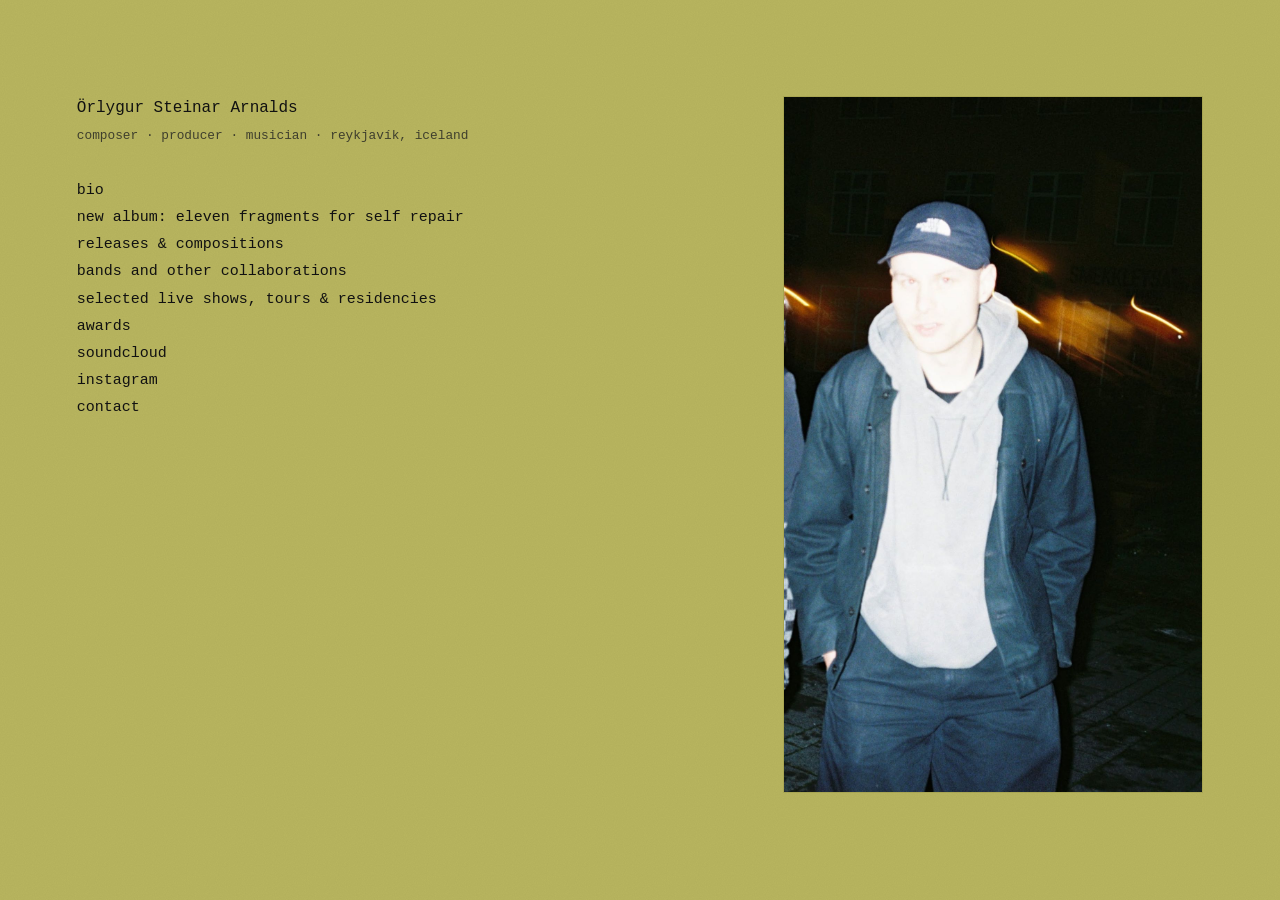
<file: index.html>
<!DOCTYPE html>
<html lang="en">
<head>
<meta charset="UTF-8">
<meta name="viewport" content="width=device-width, initial-scale=1.0">
<title>Örlygur Steinar Arnalds</title>
<meta name="description" content="Örlygur Steinar Arnalds — composer, producer, musician. Reykjavík, Iceland.">
<meta property="og:type" content="website">
<meta property="og:title" content="Örlygur Steinar Arnalds">
<meta property="og:description" content="Composer, producer, musician. Reykjavík, Iceland.">
<meta property="og:image" content="https://orlygur-arnalds.github.io/photo.jpg">
<meta property="og:url" content="https://orlygur-arnalds.github.io/">
<meta name="twitter:card" content="summary_large_image">
<meta name="twitter:title" content="Örlygur Steinar Arnalds">
<meta name="twitter:description" content="Composer, producer, musician. Reykjavík, Iceland.">
<meta name="twitter:image" content="https://orlygur-arnalds.github.io/photo.jpg">
<link rel="icon" href="data:image/svg+xml,<svg xmlns=%22http://www.w3.org/2000/svg%22 viewBox=%220 0 100 100%22><rect width=%22100%22 height=%22100%22 fill=%22%23b9b65f%22/><text x=%2250%22 y=%2268%22 font-size=%2260%22 text-anchor=%22middle%22 fill=%22%232f5d34%22>Ö</text></svg>">
<link rel="stylesheet" href="style.css">
<script type="application/ld+json">
{
  "@context": "https://schema.org",
  "@type": "Person",
  "name": "Örlygur Steinar Arnalds",
  "jobTitle": ["Composer", "Producer", "Musician"],
  "address": {
    "@type": "PostalAddress",
    "addressLocality": "Reykjavík",
    "addressCountry": "IS"
  },
  "url": "https://orlygur-arnalds.github.io/",
  "sameAs": [
    "https://soundcloud.com/rlygur-steinar-arnalds",
    "https://www.instagram.com/olli_steini/"
  ]
}
</script>
</head>
<body class="home">
<a class="skip-link" href="#main">Skip to content</a>
<div class="hero" id="main">

  <div class="hero__text">
    <p class="name">Örlygur Steinar Arnalds</p>
    <p class="hero__subtitle">composer &middot; producer &middot; musician &middot; reykjavík, iceland</p>

    <nav class="links">
      <a href="bio.html">bio</a>
      <a href="https://selfrepair.bandcamp.com/album/eleven-fragments-for-self-repair" target="_blank" rel="noopener">new album: eleven fragments for self repair</a>
      <a href="releases.html">releases &amp; compositions</a>
      <a href="collabs.html">bands and other collaborations</a>
      <a href="live.html">selected live shows, tours &amp; residencies</a>
      <a href="awards.html">awards</a>
      <a href="https://soundcloud.com/rlygur-steinar-arnalds" target="_blank" rel="noopener">soundcloud</a>
      <a href="https://www.instagram.com/olli_steini/" target="_blank" rel="noopener">instagram</a>
      <a href="contact.html">contact</a>
    </nav>
  </div>

  <img class="hero__photo" src="photo.jpg" alt="Örlygur Steinar Arnalds">

</div>

</body>
</html>
</file>
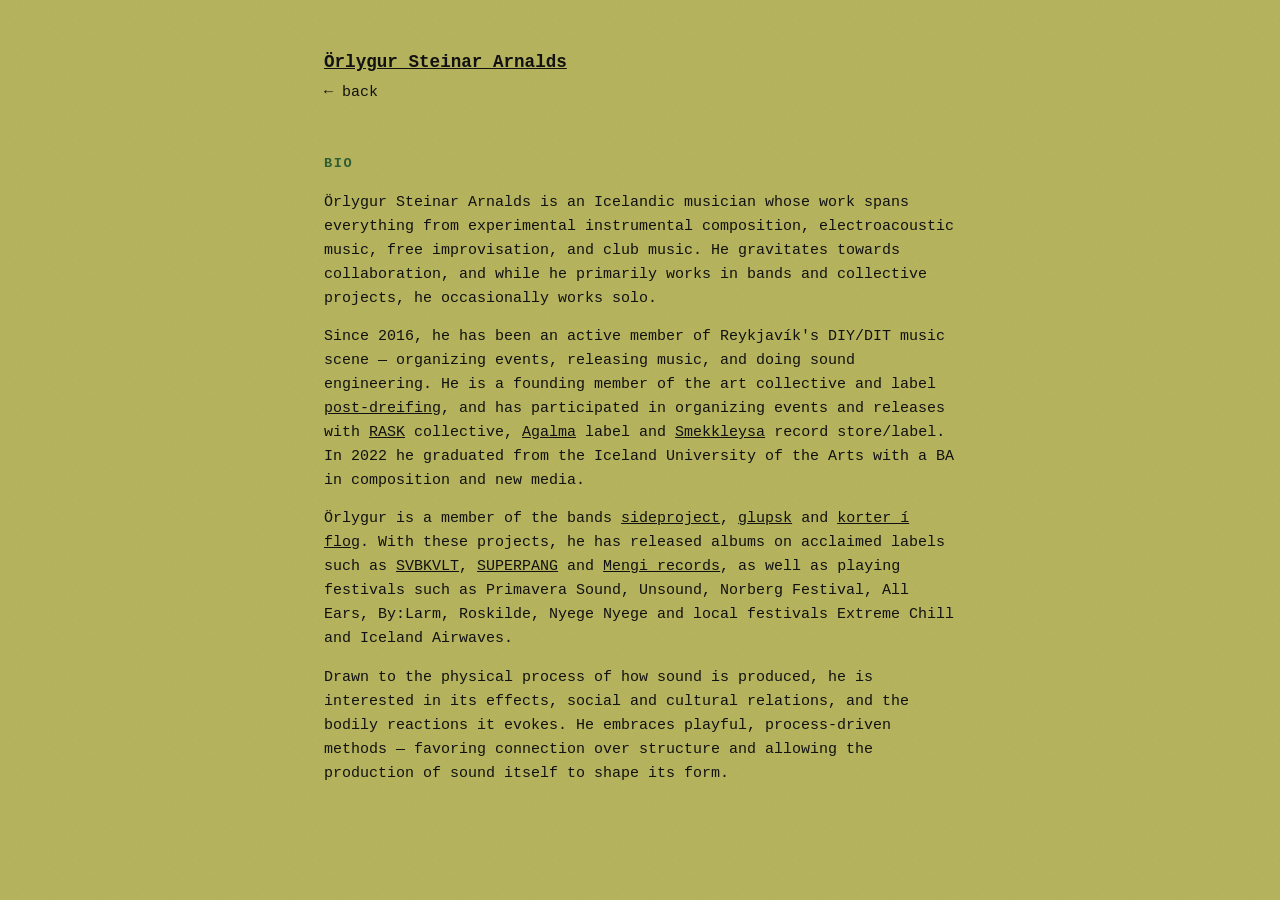
<file: bio.html>
<!DOCTYPE html>
<html lang="en">
<head>
<meta charset="UTF-8">
<meta name="viewport" content="width=device-width, initial-scale=1.0">
<meta name="description" content="Bio of Örlygur Steinar Arnalds — Icelandic composer, producer and musician based in Reykjavík.">
<title>Bio — Örlygur Steinar Arnalds</title>
<link rel="icon" href="data:image/svg+xml,<svg xmlns=%22http://www.w3.org/2000/svg%22 viewBox=%220 0 100 100%22><rect width=%22100%22 height=%22100%22 fill=%22%23b9b65f%22/><text x=%2250%22 y=%2268%22 font-size=%2260%22 text-anchor=%22middle%22 fill=%22%232f5d34%22>Ö</text></svg>">
<link rel="stylesheet" href="style.css">
</head>
<body>
<a class="skip-link" href="#main">Skip to content</a>
<div class="wrap" id="main">

  <header>
    <p class="name"><a href="index.html">Örlygur Steinar Arnalds</a></p>
    <nav class="back">
      <a href="index.html">&larr; back</a>
    </nav>
  </header>

  <section>
    <h2>Bio</h2>
    <p>Örlygur Steinar Arnalds is an Icelandic musician whose work spans everything from experimental instrumental composition, electroacoustic music, free improvisation, and club music. He gravitates towards collaboration, and while he primarily works in bands and collective projects, he occasionally works solo.</p>
    <p>Since 2016, he has been an active member of Reykjavík's DIY/DIT music scene — organizing events, releasing music, and doing sound engineering. He is a founding member of the art collective and label <a href="https://post-dreifing.bandcamp.com/" target="_blank" rel="noopener">post-dreifing</a>, and has participated in organizing events and releases with <a href="https://raskcollective.com/" target="_blank" rel="noopener">RASK</a> collective, <a href="https://agalma.bandcamp.com/" target="_blank" rel="noopener">Agalma</a> label and <a href="https://smekkleysa.net/" target="_blank" rel="noopener">Smekkleysa</a> record store/label. In 2022 he graduated from the Iceland University of the Arts with a BA in composition and new media.</p>
    <p>Örlygur is a member of the bands <a href="https://peephole.is/" target="_blank" rel="noopener">sideproject</a>, <a href="https://glupsk.bandcamp.com/" target="_blank" rel="noopener">glupsk</a> and <a href="https://korteriflog.bandcamp.com/" target="_blank" rel="noopener">korter í flog</a>. With these projects, he has released albums on acclaimed labels such as <a href="https://svbkvlt.bandcamp.com/album/sourcepond" target="_blank" rel="noopener">SVBKVLT</a>, <a href="https://glupsk.bandcamp.com/album/beyond-happy" target="_blank" rel="noopener">SUPERPANG</a> and <a href="https://mengi.bandcamp.com/album/mosi-milli-t-nna" target="_blank" rel="noopener">Mengi records</a>, as well as playing festivals such as Primavera Sound, Unsound, Norberg Festival, All Ears, By:Larm, Roskilde, Nyege Nyege and local festivals Extreme Chill and Iceland Airwaves.</p>
    <p>Drawn to the physical process of how sound is produced, he is interested in its effects, social and cultural relations, and the bodily reactions it evokes. He embraces playful, process-driven methods — favoring connection over structure and allowing the production of sound itself to shape its form.</p>
  </section>

</div>
</body>
</html>
</file>
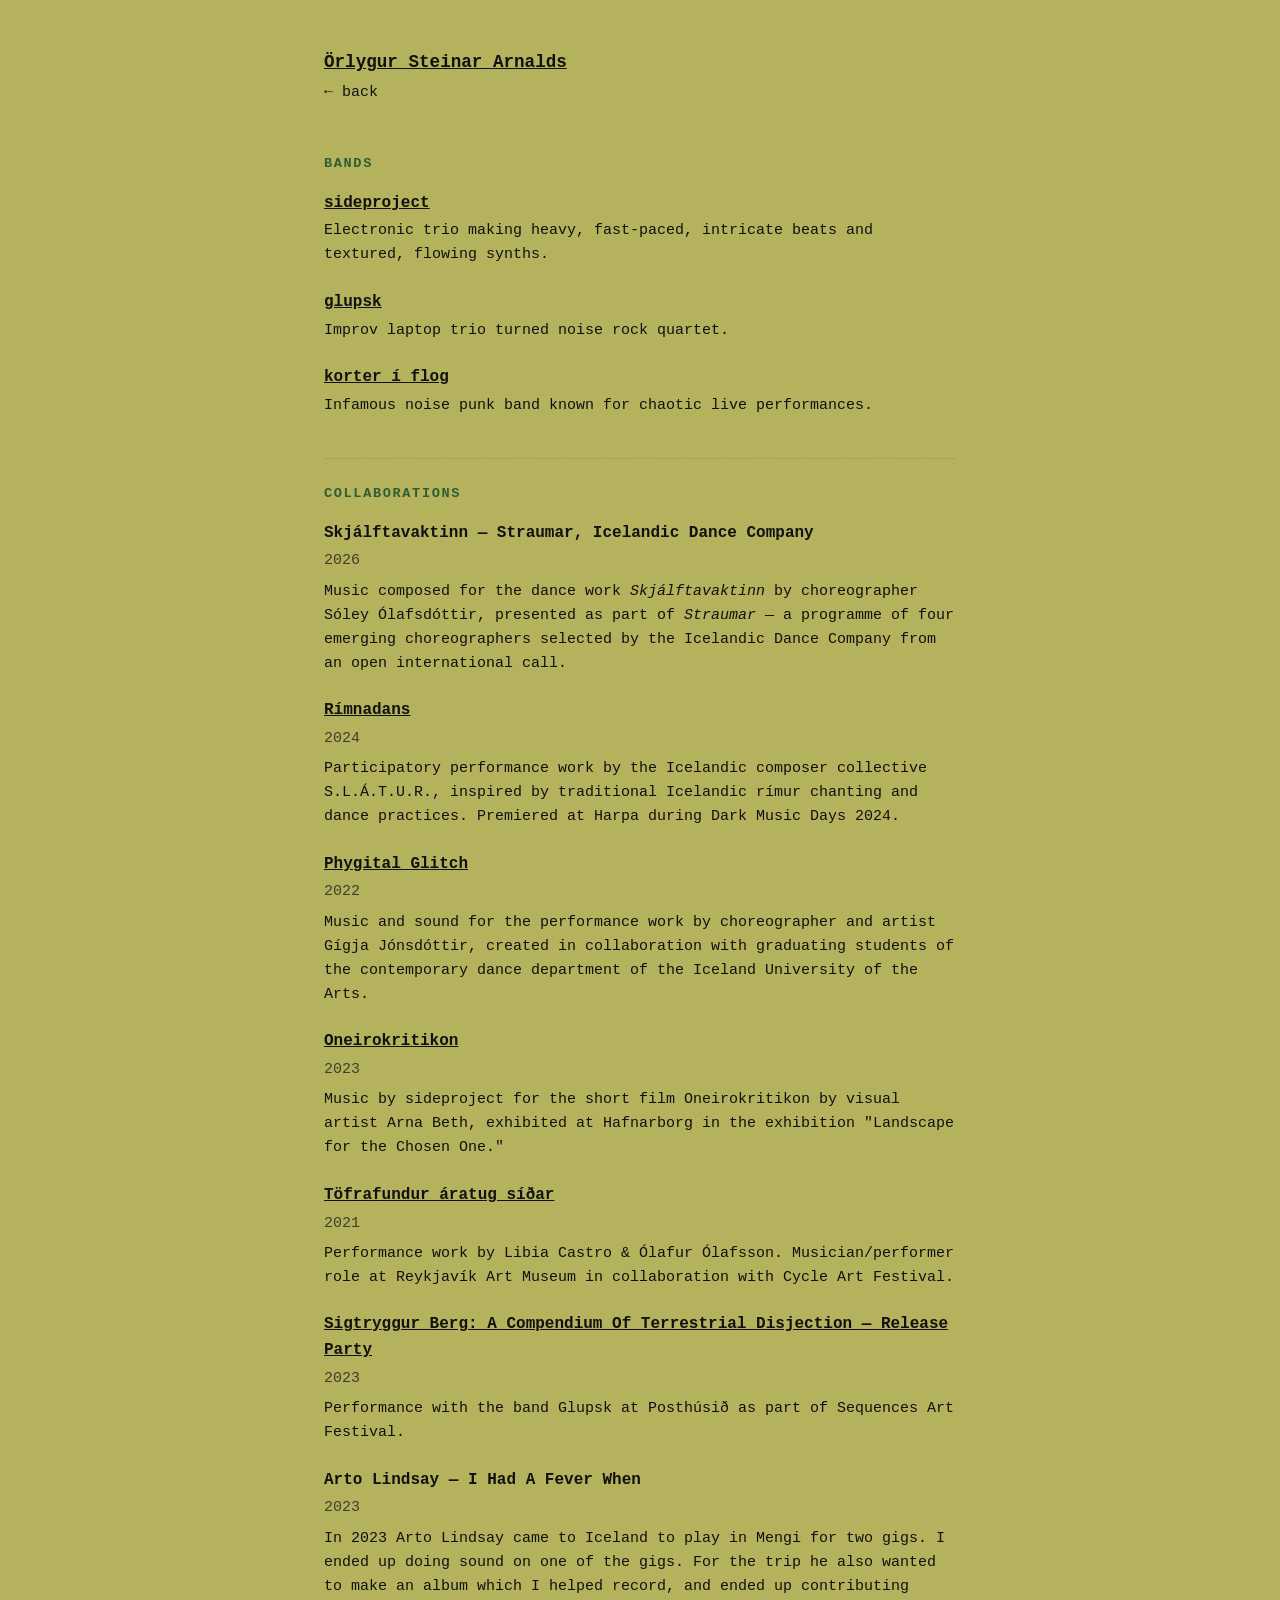
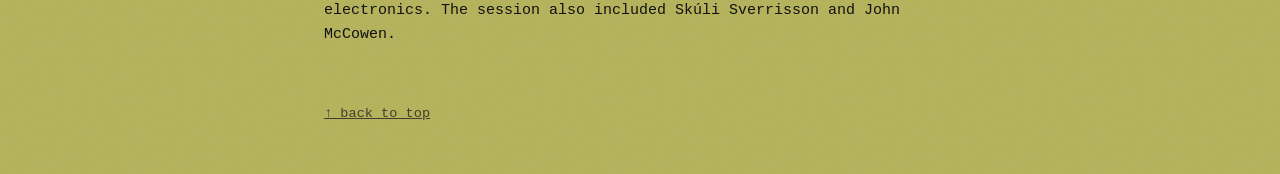
<file: collabs.html>
<!DOCTYPE html>
<html lang="en">
<head>
<meta charset="UTF-8">
<meta name="viewport" content="width=device-width, initial-scale=1.0">
<meta name="description" content="Bands and collaborative projects involving Örlygur Steinar Arnalds.">
<title>Bands and other Collaborations — Örlygur Steinar Arnalds</title>
<link rel="icon" href="data:image/svg+xml,<svg xmlns=%22http://www.w3.org/2000/svg%22 viewBox=%220 0 100 100%22><rect width=%22100%22 height=%22100%22 fill=%22%23b9b65f%22/><text x=%2250%22 y=%2268%22 font-size=%2260%22 text-anchor=%22middle%22 fill=%22%232f5d34%22>Ö</text></svg>">
<link rel="stylesheet" href="style.css">
</head>
<body>
<a class="skip-link" href="#main">Skip to content</a>
<div class="wrap" id="main">

  <header id="top">
    <p class="name"><a href="index.html">Örlygur Steinar Arnalds</a></p>
    <nav class="back">
      <a href="index.html">&larr; back</a>
    </nav>
  </header>

  <section>
    <h2>Bands</h2>

    <div class="entry">
      <h3><a href="https://peephole.is/" target="_blank" rel="noopener">sideproject</a></h3>
      <p>Electronic trio making heavy, fast-paced, intricate beats and textured, flowing synths.</p>
    </div>
    <div class="entry">
      <h3><a href="https://glupsk.bandcamp.com/" target="_blank" rel="noopener">glupsk</a></h3>
      <p>Improv laptop trio turned noise rock quartet.</p>
    </div>
    <div class="entry">
      <h3><a href="https://korteriflog.bandcamp.com/" target="_blank" rel="noopener">korter í flog</a></h3>
      <p>Infamous noise punk band known for chaotic live performances.</p>
    </div>
  </section>

  <section>
    <h2>Collaborations</h2>

    <div class="entry">
      <h3>Skjálftavaktinn — Straumar, Icelandic Dance Company</h3>
      <p class="meta">2026</p>
      <p>Music composed for the dance work <em>Skjálftavaktinn</em> by choreographer Sóley Ólafsdóttir, presented as part of <em>Straumar</em> — a programme of four emerging choreographers selected by the Icelandic Dance Company from an open international call.</p>
    </div>

    <div class="entry">
      <h3><a href="https://www.darkmusicdays.is/eventscalendar/2024/1/27/sltur" target="_blank" rel="noopener">Rímnadans</a></h3>
      <p class="meta">2024</p>
      <p>Participatory performance work by the Icelandic composer collective S.L.Á.T.U.R., inspired by traditional Icelandic rímur chanting and dance practices. Premiered at Harpa during Dark Music Days 2024.</p>
    </div>
    <div class="entry">
      <h3><a href="https://www.gigjajonsdottir.com/phygitalglitch" target="_blank" rel="noopener">Phygital Glitch</a></h3>
      <p class="meta">2022</p>
      <p>Music and sound for the performance work by choreographer and artist Gígja Jónsdóttir, created in collaboration with graduating students of the contemporary dance department of the Iceland University of the Arts.</p>
    </div>
    <div class="entry">
      <h3><a href="https://hafnarborg.is/en/exhibition/landscape-for-the-chosen-ones/" target="_blank" rel="noopener">Oneirokritikon</a></h3>
      <p class="meta">2023</p>
      <p>Music by sideproject for the short film Oneirokritikon by visual artist Arna Beth, exhibited at Hafnarborg in the exhibition "Landscape for the Chosen One."</p>
    </div>
    <div class="entry">
      <h3><a href="https://hafnarborg.is/syning/tofrafundur-aratug-sidar/" target="_blank" rel="noopener">Töfrafundur áratug síðar</a></h3>
      <p class="meta">2021</p>
      <p>Performance work by Libia Castro &amp; Ólafur Ólafsson. Musician/performer role at Reykjavík Art Museum in collaboration with Cycle Art Festival.</p>
    </div>
    <div class="entry">
      <h3><a href="https://sequences.is/exhibitions/sigtryggur-berg/" target="_blank" rel="noopener">Sigtryggur Berg: A Compendium Of Terrestrial Disjection — Release Party</a></h3>
      <p class="meta">2023</p>
      <p>Performance with the band Glupsk at Posthúsið as part of Sequences Art Festival.</p>
    </div>
    <div class="entry">
      <h3>Arto Lindsay — I Had A Fever When</h3>
      <p class="meta">2023</p>
      <p>In 2023 Arto Lindsay came to Iceland to play in Mengi for two gigs. I ended up doing sound on one of the gigs. For the trip he also wanted to make an album which I helped record, and ended up contributing electronics. The session also included Skúli Sverrisson and John McCowen.</p>
    </div>
  </section>

  <a class="back-to-top" href="#top">&uarr; back to top</a>
</div>
</body>
</html>
</file>
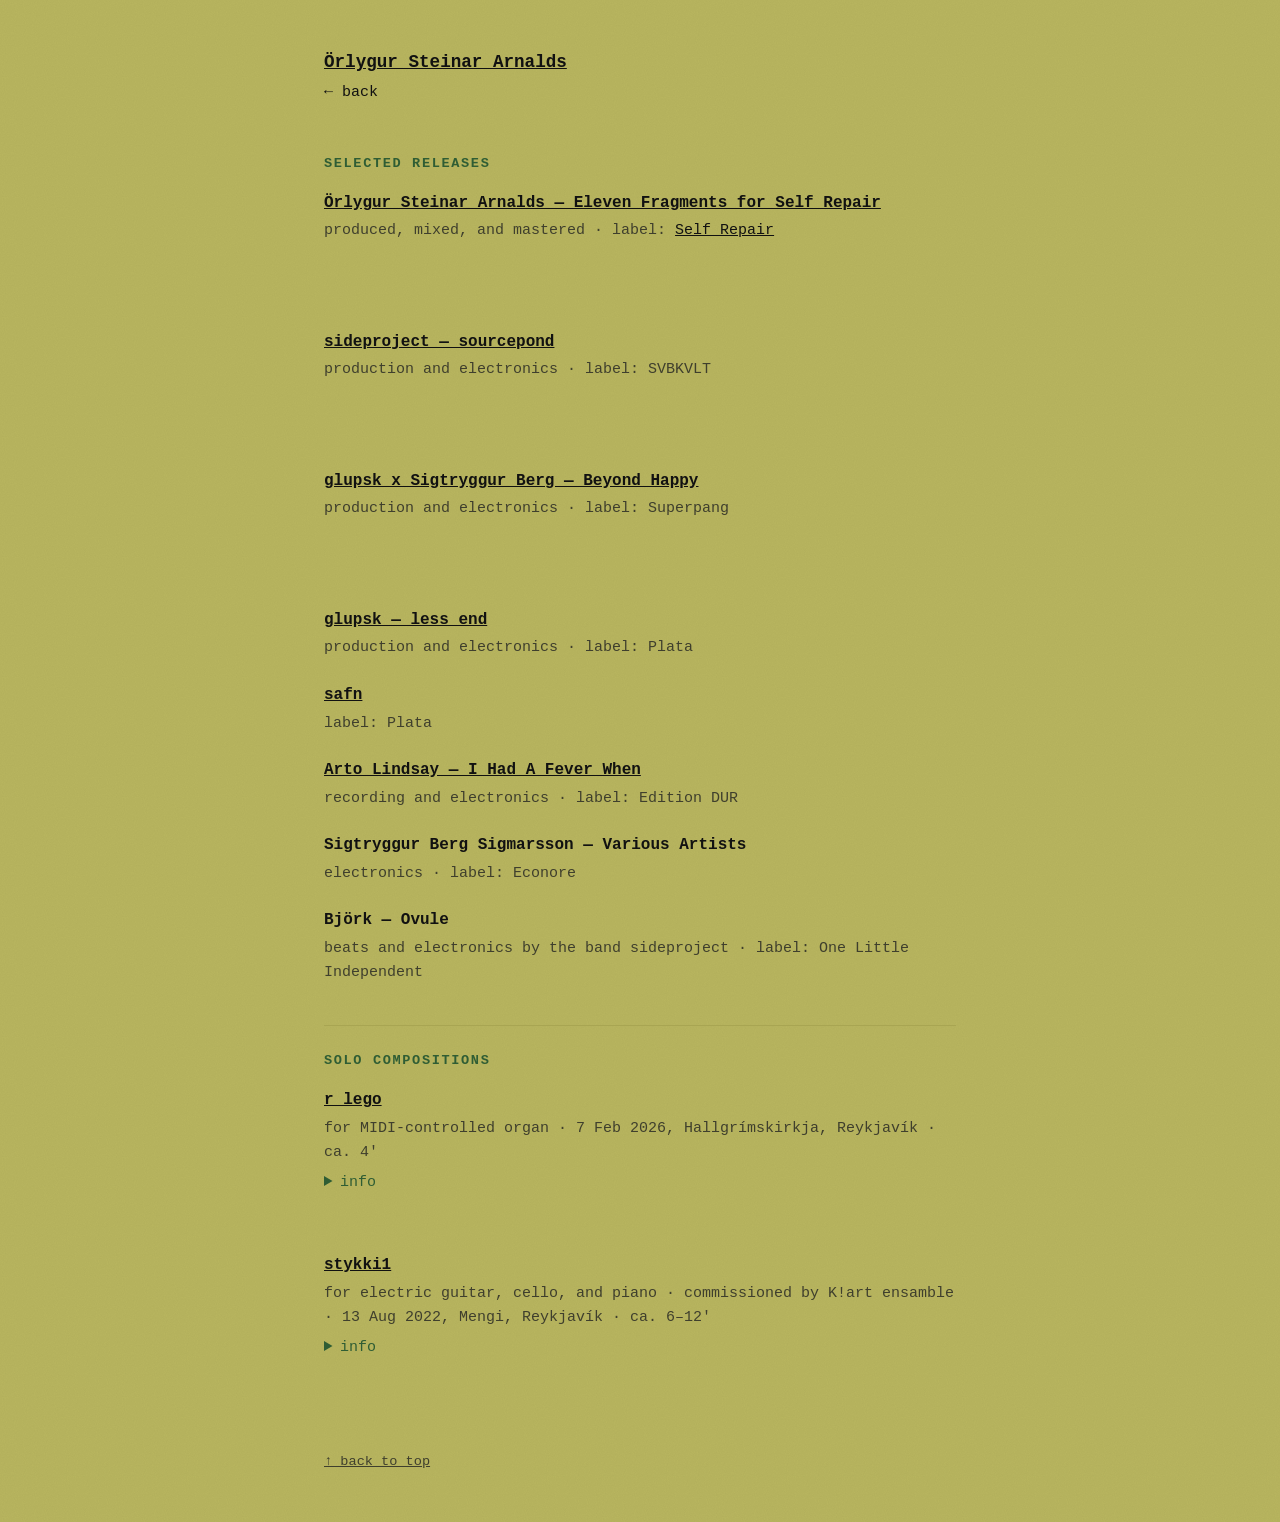
<file: releases.html>
<!DOCTYPE html>
<html lang="en">
<head>
<meta charset="UTF-8">
<meta name="viewport" content="width=device-width, initial-scale=1.0">
<meta name="description" content="Selected releases and solo compositions by Örlygur Steinar Arnalds.">
<title>Releases &amp; Compositions — Örlygur Steinar Arnalds</title>
<link rel="icon" href="data:image/svg+xml,<svg xmlns=%22http://www.w3.org/2000/svg%22 viewBox=%220 0 100 100%22><rect width=%22100%22 height=%22100%22 fill=%22%23b9b65f%22/><text x=%2250%22 y=%2268%22 font-size=%2260%22 text-anchor=%22middle%22 fill=%22%232f5d34%22>Ö</text></svg>">
<link rel="stylesheet" href="style.css">
</head>
<body>
<a class="skip-link" href="#main">Skip to content</a>
<div class="wrap" id="main">

  <header id="top">
    <p class="name"><a href="index.html">Örlygur Steinar Arnalds</a></p>
    <nav class="back">
      <a href="index.html">&larr; back</a>
    </nav>
  </header>

  <section>
    <h2>Selected Releases</h2>

    <div class="entry">
      <h3><a href="https://selfrepair.bandcamp.com/album/eleven-fragments-for-self-repair" target="_blank" rel="noopener">Örlygur Steinar Arnalds — Eleven Fragments for Self Repair</a></h3>
      <p class="meta">produced, mixed, and mastered &middot; label: <a href="https://selfrepair.net/" target="_blank" rel="noopener">Self Repair</a></p>
      <iframe style="border: 0; width: 100%; height: 42px;" src="https://bandcamp.com/EmbeddedPlayer/album=1218872344/size=small/bgcol=fafaf5/linkcol=2f5d34/transparent=true/" seamless loading="lazy"></iframe>
    </div>

    <div class="entry">
      <h3><a href="https://svbkvlt.bandcamp.com/album/sourcepond" target="_blank" rel="noopener">sideproject — sourcepond</a></h3>
      <p class="meta">production and electronics &middot; label: SVBKVLT</p>
      <iframe style="border: 0; width: 100%; height: 42px;" src="https://bandcamp.com/EmbeddedPlayer/album=1445592068/size=small/bgcol=fafaf5/linkcol=2f5d34/transparent=true/" seamless loading="lazy"></iframe>
    </div>

    <div class="entry">
      <h3><a href="https://glupsk.bandcamp.com/album/beyond-happy" target="_blank" rel="noopener">glupsk x Sigtryggur Berg — Beyond Happy</a></h3>
      <p class="meta">production and electronics &middot; label: Superpang</p>
      <iframe style="border: 0; width: 100%; height: 42px;" src="https://bandcamp.com/EmbeddedPlayer/album=1428696015/size=small/bgcol=fafaf5/linkcol=2f5d34/transparent=true/" seamless loading="lazy"></iframe>
    </div>

    <div class="entry">
      <h3><a href="https://platalabel.bandcamp.com/album/less-end" target="_blank" rel="noopener">glupsk — less end</a></h3>
      <p class="meta">production and electronics &middot; label: Plata</p>
    </div>

    <div class="entry">
      <h3><a href="https://platalabel.bandcamp.com/album/safn" target="_blank" rel="noopener">safn</a></h3>
      <p class="meta">label: Plata</p>
    </div>

    <div class="entry">
      <h3><a href="https://www.discogs.com/release/29494960-Arto-Lindsay-I-Had-A-Fever-When" target="_blank" rel="noopener">Arto Lindsay — I Had A Fever When</a></h3>
      <p class="meta">recording and electronics &middot; label: Edition DUR</p>
    </div>

    <div class="entry">
      <h3>Sigtryggur Berg Sigmarsson — Various Artists</h3>
      <p class="meta">electronics &middot; label: Econore</p>
    </div>

    <div class="entry">
      <h3>Björk — Ovule</h3>
      <p class="meta">beats and electronics by the band sideproject &middot; label: One Little Independent</p>
    </div>

  </section>

  <section>
    <h2>Solo Compositions</h2>

    <div class="entry">
      <h3><a href="https://soundcloud.com/rlygur-steinar-arnalds/r-lego-midi-piece-for-hallgrimskirkja-pipe-organ" target="_blank" rel="noopener">r lego</a></h3>
      <p class="meta">for MIDI-controlled organ &middot; 7 Feb 2026, Hallgrímskirkja, Reykjavík &middot; ca. 4'</p>
      <details>
        <summary>info</summary>
        <p>In 2025 I got asked to do a midi piece for the Hallgrímskirkja organ. I got to do a few experiments in the church and as usual I got really frustrated — it all, for lack of a better description, sounded like an organ. I tried to get some inspiration from Ligeti's organ pieces but figured out a lot of the beautiful textures he achieves stem from the fact that he had control of the wind pressure, which I had no control of.</p>
        <p>I made a few generators in Max focusing on the highest and lowest registers of the organ, using only 2 stops — mostly stops closest to sine waves. The length of the notes was also, most of the time, not much longer than 20ms.</p>
        <p>I had one object generate clouds of notes through a chaotic process and another generating clusters with semi-stable rhythm. I created parameters for the density of the process, speed, and how large a range of notes to pull from, as well as where on the register. I also had control of the stops in/out messages, so I could use these same processes on the stops, which created faint mechanical wooden sounds. With these rapid, super-short tones I managed to get to a point where I was fairly happy with the sound.</p>
      </details>
      <iframe width="100%" height="20" scrolling="no" frameborder="no" allow="autoplay" loading="lazy" src="https://w.soundcloud.com/player/?url=https%3A//api.soundcloud.com/tracks/2045528625&color=%232f5d34&inverse=false&auto_play=false&show_user=true"></iframe>
    </div>

    <div class="entry">
      <h3><a href="https://on.soundcloud.com/aCSVhgSop1Q1nNez6V" target="_blank" rel="noopener">stykki1</a></h3>
      <p class="meta">for electric guitar, cello, and piano &middot; commissioned by K!art ensamble &middot; 13 Aug 2022, Mengi, Reykjavík &middot; ca. 6&ndash;12'</p>
      <details>
        <summary>info</summary>
        <p>In 2022 I made a piece for the Danish ensemble K!ART, performed in Mengi. The piece was an attempt to make a modular score. I made a lot of experiments on my guitar and a piano I had access to. I always like sounds where the production is not easily recognized, so with instrumental music I have often been frustrated by distinct instrumental sound and I try my best to find new ways of instrumental sound production.</p>
        <p>For this I tuned all the guitar strings so low that you can barely hear a stable pitch. From that I found a lot of textures that excited me. For the piano I just put Blu-tack on all the strings to dampen the traditional overtones and tried to distribute it diagonally for overtone variations.</p>
        <p>From these experiments I created sound blocks and notated them similar to some scores by Lachenmann. I left the speed of the blocks open, as well as allowing the instrumentalists to start wherever in the block, with freedom to read it forward and backwards. I also left it up to the players to move between blocks freely. Ideally the players should study the blocks and remember them to go smoothly from one to the other — creating textures I did not imagine.</p>
      </details>
      <iframe width="100%" height="20" scrolling="no" frameborder="no" allow="autoplay" loading="lazy" src="https://w.soundcloud.com/player/?url=https%3A//api.soundcloud.com/tracks/1323094045%3Fsecret_token%3Ds-ORJvjpURIE7&color=%232f5d34&inverse=false&auto_play=false&show_user=true"></iframe>
    </div>
  </section>

  <a class="back-to-top" href="#top">&uarr; back to top</a>
</div>
</body>
</html>
</file>
<file: style.css>
:root {
  --bg: #b9b65f;
  --text: #111;
  --text-muted: #3f3f2d;
  --accent: #2f5d34;
  --line: #a8a552;
}

* { box-sizing: border-box; }

::selection {
  background: var(--accent);
  color: var(--bg);
}

.skip-link {
  position: absolute;
  left: -9999px;
  top: 0;
  background: var(--accent);
  color: var(--bg);
  padding: 0.4rem 0.8rem;
  z-index: 10;
}

.skip-link:focus {
  left: 0.5rem;
  top: 0.5rem;
}

body {
  margin: 0;
  background-color: var(--bg);
  background-image: url("data:image/svg+xml,%3Csvg xmlns='http://www.w3.org/2000/svg' width='120' height='120'%3E%3Cfilter id='n'%3E%3CfeTurbulence type='fractalNoise' baseFrequency='0.9' numOctaves='2' stitchTiles='stitch'/%3E%3CfeColorMatrix type='matrix' values='0 0 0 0 0 0 0 0 0 0 0 0 0 0 0 0 0 0 0.04 0'/%3E%3C/filter%3E%3Crect width='100%25' height='100%25' filter='url(%23n)'/%3E%3C/svg%3E");
  color: var(--text);
  font-family: ui-monospace, Menlo, Consolas, "Courier New", monospace;
  font-size: 15px;
  line-height: 1.6;
}

a {
  color: var(--text);
  text-decoration: underline;
  transition: color 0.15s ease;
}

a:hover {
  color: var(--accent);
}

a:focus-visible,
nav.links a:focus-visible,
nav.back a:focus-visible {
  outline: 2px solid var(--accent);
  outline-offset: 2px;
}

.wrap {
  max-width: 680px;
  margin: 0 auto;
  padding: 3rem 1.5rem;
}

.hero {
  display: flex;
  align-items: flex-start;
  justify-content: space-between;
  gap: 1.5rem;
  min-height: 92vh;
  padding: 6rem 6vw 2rem;
}

.hero__text .name {
  font-size: 1rem;
  font-weight: normal;
  margin-bottom: 0.3rem;
}

.hero__subtitle {
  margin: 0 0 2rem;
  font-size: 0.8rem;
  color: var(--text-muted);
}

.hero__photo {
  display: block;
  width: min(36vw, 420px);
  max-width: 100%;
  border: 1px solid var(--line);
}

@media (max-width: 700px) {
  .hero {
    flex-direction: column-reverse;
    min-height: 0;
    padding: 2.5rem 1.5rem;
    gap: 2rem;
  }

  .hero__photo {
    width: 60vw;
  }
}

header {
  margin-bottom: 3rem;
  position: relative;
}

.name {
  margin: 0 0 0.3rem;
  font-weight: bold;
  font-size: 1.1rem;
}

.tagline {
  margin: 0 0 1.5rem;
  color: var(--text-muted);
}

nav.links {
  display: flex;
  flex-direction: column;
  gap: 0.2rem;
  margin-bottom: 1.5rem;
}

nav.links a,
nav.back a {
  text-decoration: none;
  transition: color 0.15s ease;
}

nav.links a:hover,
nav.back a:hover {
  text-decoration: underline;
}

nav.back {
  margin-bottom: 1.5rem;
}

section {
  margin: 2.5rem 0;
  padding-top: 1.5rem;
  border-top: 1px solid var(--line);
}

section:first-of-type {
  padding-top: 0;
  border-top: none;
}

.back-to-top {
  display: inline-block;
  margin-top: 1rem;
  font-size: 0.85rem;
  color: var(--text-muted);
}

h2 {
  margin: 0 0 1rem;
  font-size: 0.85rem;
  font-weight: bold;
  letter-spacing: 0.12em;
  text-transform: uppercase;
  color: var(--accent);
}

p { margin: 0 0 0.9rem; }

.entry {
  margin-bottom: 1.4rem;
}

.entry h3 {
  margin: 0 0 0.2rem;
  font-size: 1rem;
  font-weight: bold;
}

.entry .meta {
  margin: 0 0 0.4rem;
  color: var(--text-muted);
}

.entry iframe {
  margin-top: 0.4rem;
}

.list {
  margin: 0;
  padding-left: 1.2rem;
}

.list li {
  margin-bottom: 0.3rem;
}

.group + .group {
  margin-top: 1rem;
}

.group h3 {
  margin: 0 0 0.3rem;
  font-weight: bold;
}

.year {
  color: var(--accent);
}

details summary {
  cursor: pointer;
  color: var(--accent);
}

@media print {
  body {
    background: #fff;
    background-image: none;
    color: #000;
  }

  nav.back,
  nav.links {
    display: none;
  }

  a {
    color: #000;
  }
}
</file>
